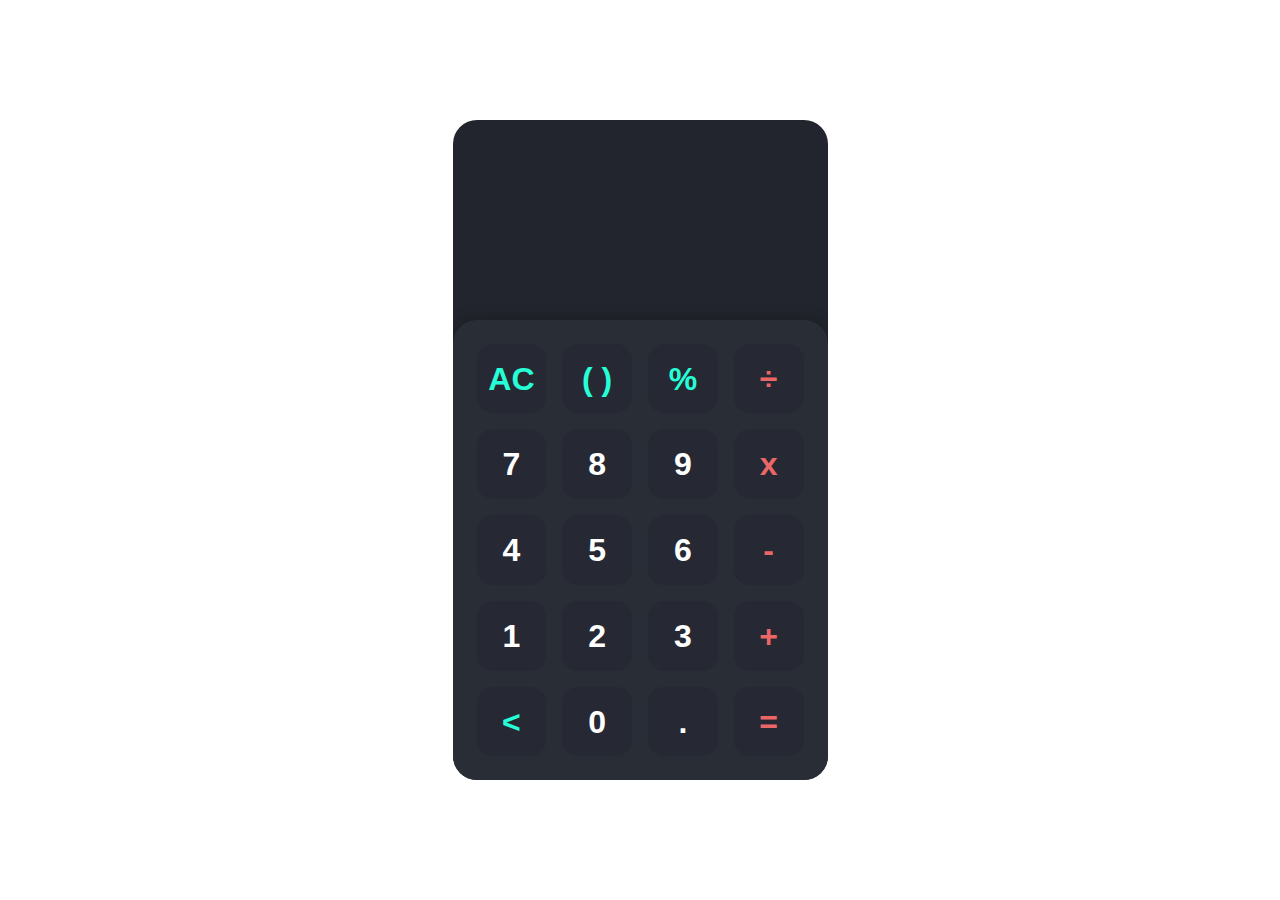
<file: Calculator/index.html>
<!DOCTYPE html>
<html lang="en">
<head>
	<meta charset="UTF-8">
	<meta http-equiv="X-UA-Compatible" content="IE=edge">
	<meta name="viewport" content="width=device-width, initial-scale=1.0">
	<title>Calculator</title>
	<link rel="stylesheet" href="main.css" />
</head>
<body>
	
	<div class="app">

		<div class="calculator">

			<div class="display">
				<div class="content">
					<div class="input"></div>
					<div class="output"></div>
				</div>
			</div>

			<div class="keys">

				<div data-key="clear" class="key action">
					<span>AC</span>
				</div>

				<div data-key="brackets" class="key action">
					<span>( )</span>
				</div>

				<div data-key="%" class="key action">
					<span>%</span>
				</div>

				<div data-key="/" class="key operator">
					<span>÷</span>
				</div>

				<div data-key="7" class="key">
					<span>7</span>
				</div>

				<div data-key="8" class="key">
					<span>8</span>
				</div>

				<div data-key="9" class="key">
					<span>9</span>
				</div>

				<div data-key="*" class="key operator">
					<span>x</span>
				</div>

				<div data-key="4" class="key">
					<span>4</span>
				</div>

				<div data-key="5" class="key">
					<span>5</span>
				</div>

				<div data-key="6" class="key">
					<span>6</span>
				</div>

				<div data-key="-" class="key operator">
					<span>-</span>
				</div>

				<div data-key="1" class="key">
					<span>1</span>
				</div>

				<div data-key="2" class="key">
					<span>2</span>
				</div>

				<div data-key="3" class="key">
					<span>3</span>
				</div>

				<div data-key="+" class="key operator">
					<span>+</span>
				</div>

				<div data-key="backspace" class="key action">
					<span>&lt;</span>
				</div>

				<div data-key="0" class="key">
					<span>0</span>
				</div>

				<div data-key="." class="key">
					<span>.</span>
				</div>
				
				<div data-key="=" class="key operator">
					<span>=</span>
				</div>
			</div>

		</div>

	</div>

	<script src="main.js"></script>
</body>
</html>
</file>
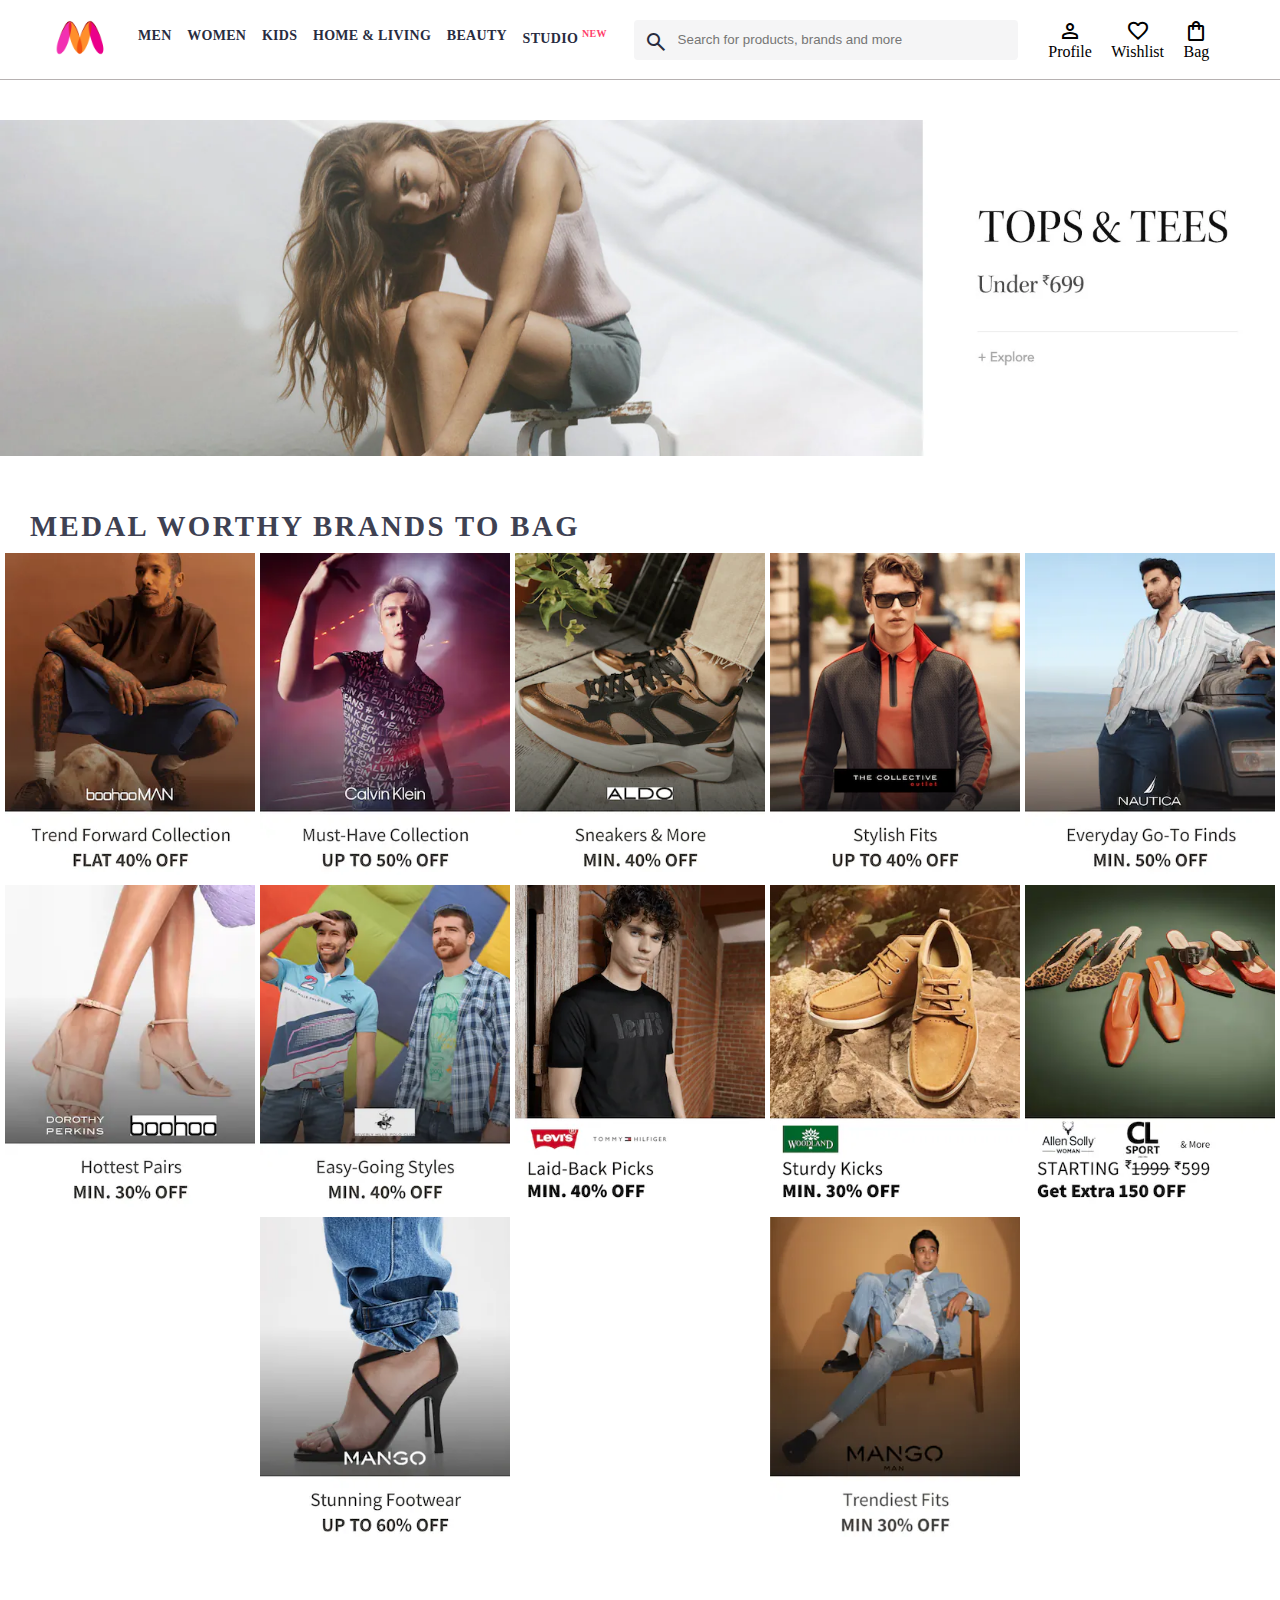
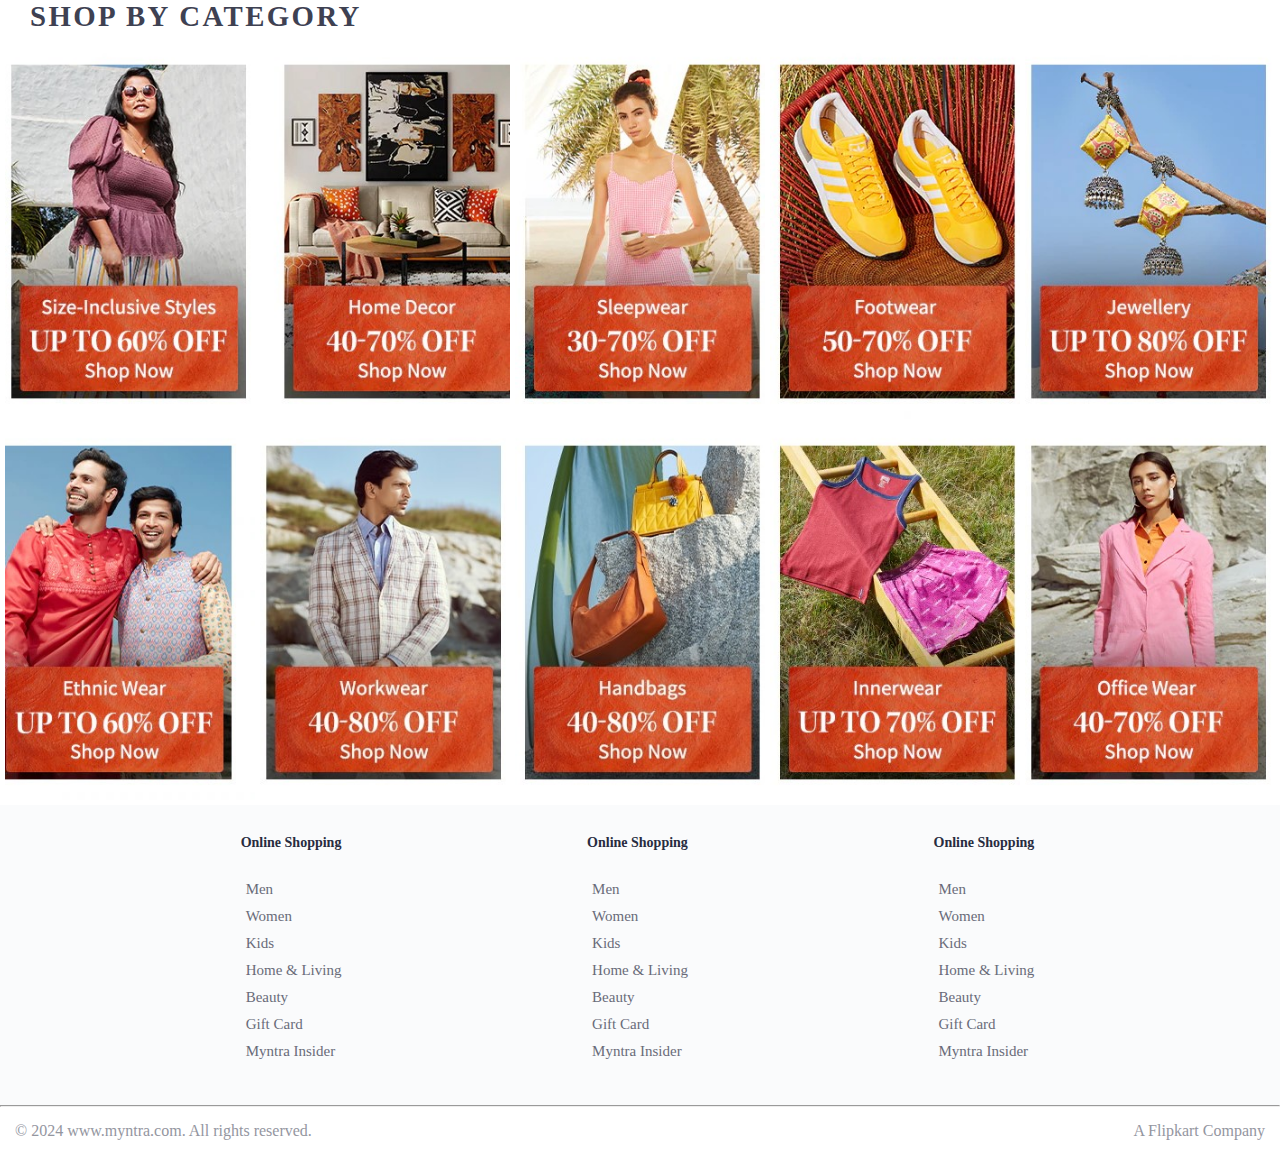
<file: Landing Page/index.html>
<!DOCTYPE html>
<html lang="en">
<head>
    <meta charset="UTF-8">
    <meta name="viewport" content="width=device-width, initial-scale=1.0">
    <title>Myntra</title>
    <link rel="stylesheet" href="myntra.css">
    <link rel="stylesheet" href="https://fonts.googleapis.com/css2?family=Material+Symbols+Outlined:opsz,wght,FILL,GRAD@20..48,100..700,0..1,-50..200" />
</head>
<body>

    <header>

        <div class="logo_container">
            <a href="#"><img class="myntra_home" src="images/myntra_logo.webp" alt="Myntra Home"></a>
        </div>

        <nav class="nav_bar">
            <a href="#">Men</a>
            <a href="#">Women</a>
            <a href="#">Kids</a>
            <a href="#">Home & Living</a>
            <a href="#">Beauty</a>
            <a href="#">Studio <sup>New</sup></a>
        </nav>

        <div class="search_bar">
            <span class="material-symbols-outlined search_icon">search</span>
            <input class="search_input" placeholder="Search for products, brands and more">
        </div>

        <div class="action_bar">
            <div class="action_container">
                <span class="material-symbols-outlined action_icon">person</span>
                <span class="action_name">Profile</span>
            </div>

            <div class="action_container">
                <span class="material-symbols-outlined action_icon">favorite</span>
                <span class="action_name">Wishlist</span>
            </div>

            <div class="action_container">
                <span class="material-symbols-outlined action_icon">shopping_bag</span>
                <span class="action_name">Bag</span>
            </div>
        </div>
    </header>

    <main>
        <div class="banner_container">
            <img class="banner_image" src="images/banner.jpg" alt="Main Banner">
        </div>

        <div class="category_heading">MEDAL WORTHY BRANDS TO BAG</div>
        <div class="category_items">
            <a href="#"><img class="sale_item" src="images/offers/1.png" alt=""></a>
            <a href="#"><img class="sale_item" src="images/offers/2.png" alt=""></a>
            <a href="#"><img class="sale_item" src="images/offers/3.png" alt=""></a>
            <a href="#"><img class="sale_item" src="images/offers/4.png" alt=""></a>
            <a href="#"><img class="sale_item" src="images/offers/5.png" alt=""></a>
            <a href="#"><img class="sale_item" src="images/offers/6.png" alt=""></a>
            <a href="#"><img class="sale_item" src="images/offers/7.png" alt=""></a>
            <a href="#"><img class="sale_item" src="images/offers/8.png" alt=""></a>
            <a href="#"><img class="sale_item" src="images/offers/9.png" alt=""></a>
            <a href="#"><img class="sale_item" src="images/offers/10.png" alt=""></a>
            <a href="#"><img class="sale_item" src="images/offers/11.png" alt=""></a>
            <a href="#"><img class="sale_item" src="images/offers/12.png" alt=""></a>
        </div>

        <div class="category_heading">SHOP BY CATEGORY</div>
        <div class="category_items">
            <a href="#"><img class="sale_item" src="images/categories/1.jpg" alt=""></a>
            <a href="#"><img class="sale_item" src="images/categories/2.jpg" alt=""></a>
            <a href="#"><img class="sale_item" src="images/categories/3.jpg" alt=""></a>
            <a href="#"><img class="sale_item" src="images/categories/4.jpg" alt=""></a>
            <a href="#"><img class="sale_item" src="images/categories/5.jpg" alt=""></a>
            <a href="#"><img class="sale_item" src="images/categories/6.jpg" alt=""></a>
            <a href="#"><img class="sale_item" src="images/categories/7.jpg" alt=""></a>
            <a href="#"><img class="sale_item" src="images/categories/8.jpg" alt=""></a>
            <a href="#"><img class="sale_item" src="images/categories/9.jpg" alt=""></a>
            <a href="#"><img class="sale_item" src="images/categories/10.jpg" alt=""></a>
        </div>

    </main>

    <footer>

        <div class="footer_container">

            <div class="footer_column">
                <h3>Online Shopping</h3>
                <a href="#">Men</a>
                <a href="#">Women</a>
                <a href="#">Kids</a>
                <a href="#">Home & Living</a>
                <a href="#">Beauty</a>
                <a href="#">Gift Card</a>
                <a href="#">Myntra Insider</a>
            </div>

            <div class="footer_column">
                <h3>Online Shopping</h3>
                <a href="#">Men</a>
                <a href="#">Women</a>
                <a href="#">Kids</a>
                <a href="#">Home & Living</a>
                <a href="#">Beauty</a>
                <a href="#">Gift Card</a>
                <a href="#">Myntra Insider</a>
            </div>

            <div class="footer_column">
                <h3>Online Shopping</h3>
                <a href="#">Men</a>
                <a href="#">Women</a>
                <a href="#">Kids</a>
                <a href="#">Home & Living</a>
                <a href="#">Beauty</a>
                <a href="#">Gift Card</a>
                <a href="#">Myntra Insider</a>
            </div>

        </div>

        <hr>
        <div class="copyright">
            <div class="cpy">© 2024 www.myntra.com. All rights reserved.</div>
            <div class="msg">A Flipkart Company</div>
        </div>

    </footer>

</body>
</html>
</file>
<file: Calculator/main.css>
* {
	margin: 0;
	padding: 0;
	box-sizing: border-box;
	font-family: sans-serif;
}

.app {
	display: flex;
	justify-content: center;
	align-items: center;
	height: 100vh;
}

.calculator {
	background-color: #22252D;
	width: 100%;
	max-width: 375px;
	min-height: 640px;
	display: flex;
	flex-direction: column;
	border-radius: 1.5rem;
	overflow: hidden;
}

.display {
	min-height: 200px;
	padding: 1.5rem;
	display: flex;
	justify-content: flex-end;
	align-items: flex-end;
	color: white;
	text-align: right;
	flex: 1 1 0%;
}

.display .content {
	display: flex;
	flex-direction: column;
	justify-content: flex-end;
	width: 100%;
	max-width: 100%;
	overflow: auto;
}

.display .input {
	width: 100%;
	font-size: 1.25rem;
	margin-bottom: 0.5rem;
}

.display .output {
	font-size: 3rem;
	font-weight: 700;
	width: 100%;
	white-space: nowrap;
}

.display .operator {
	color: #EB6666;
}

.display .brackets,
.display .percent {
	color: #26FED7;
}

.keys {
	background-color: #292D36;
	padding: 1.5rem;
	border-radius: 1.5rem 1.5rem 0 0;
	display: grid;
	grid-template-columns: repeat(4, 1fr);
	grid-template-rows: repeat(5, 1fr);
	grid-gap: 1rem;
	box-shadow: 0px -2px 16px rgba(0, 0, 0, 0.2);
}

.keys .key {
	position: relative;
	cursor: pointer;

	display: block;
	height: 0;
	padding-top: 100%;
	background-color: #262933;
	border-radius: 1rem;
	transition: 0.2s;
	user-select: none;
}

.keys .key span {
	position: absolute;
	top: 50%;
	left: 50%;
	transform: translate(-50%, -50%);

	font-size: 2rem;
	font-weight: 700;
	color: #FFF;
}

.keys .key:hover {
	box-shadow: inset 0px 0px 8px rgba(0, 0, 0, 0.2);
}

.keys .key.operator span {
	color: #EB6666;
}

.keys .key.action span {
	color: #26FED7;
}
</file>
<file: Landing Page/myntra.css>
* {
    margin: 0;
    padding: 0;
    box-sizing: border-box;
}

header {
    display: flex;
    background-color: #ffffff;
    height: 80px;
    justify-content: space-between;
    align-items: center;
    border-bottom: 1px solid #b6b1b1;
}

.myntra_home {
    height: 45px;
}

.logo_container {
    margin-left: 4%;
}

.action_bar {
    margin-right: 4%;
}

.nav_bar {
    display: flex;
    min-width: 500px;
    justify-content: space-evenly;
}

.nav_bar a {
    font-size: 14px;
    letter-spacing: 0.3px;
    color: #282c3f;
    font-weight: 700;
    text-transform: uppercase;
    text-decoration: none;
    padding: 28px 0;
    border-bottom: 4px solid #ffffff;
}

.nav_bar a:hover {
    border-bottom: 4px solid #f54e77;
}

.nav_bar a sup {
    color: #ff3f6c;
    font-size: 10px;
}

.search_bar {
    height: 40px;
    min-width: 200px;
    width: 30%;
    display: flex;
    align-items: center;
}

.search_icon {
    box-sizing: content-box;
    height: 20px;
    padding: 10px;
    background-color: #f5f5f6;
    color: #282c3f;
    font-weight: 300;
    border-radius: 4px 0 0 4px;
}

.search_input {
    color: #696e79;
    background-color: #f5f5f6;
    flex-grow: 1;
    height: 40px;
    border: 0;
    border-radius: 0 4px 4px 0;
}

.action_bar {
    display: flex;
    min-width: 200px;
    justify-content: space-evenly;
}

.action_container {
    display: flex;
    flex-direction: column;
    align-items: center;
}

.banner_container {
    margin: 40px 0;
}

.banner_image {
    width: 100%;
}

.category_heading {
    text-transform: uppercase;
    color: #3e4152;
    letter-spacing: .15rem;
    font-size: 1.8rem;
    margin: 50px 0 10px 30px;
    max-height: 5em;
    font-weight: 700;
}

.category_items {
    display: flex;
    flex-wrap: wrap;
    justify-content: space-evenly;
}

.sale_item {
    width: 250px;
}

.footer_container {
    padding: 30px 0 40px 0;
    background: #fafbfc;
    display: flex;
    justify-content: space-evenly;
}

.footer_column {
    display: flex;
    flex-direction: column;
}

.footer_column h3 {
    color: #282c3f;
    font-size: 14px;
    margin-bottom: 25px;
}

.footer_column a {
    color: #696b79;
    font-size: 15px;
    text-decoration: none;
    padding: 5px;
}

.copyright {
    display: flex;
    justify-content: space-between;
}

.msg {
    color: #94969f;
    padding: 15px;
}
.cpy {
    color: #94969f;
    padding: 15px;
}
</file>
